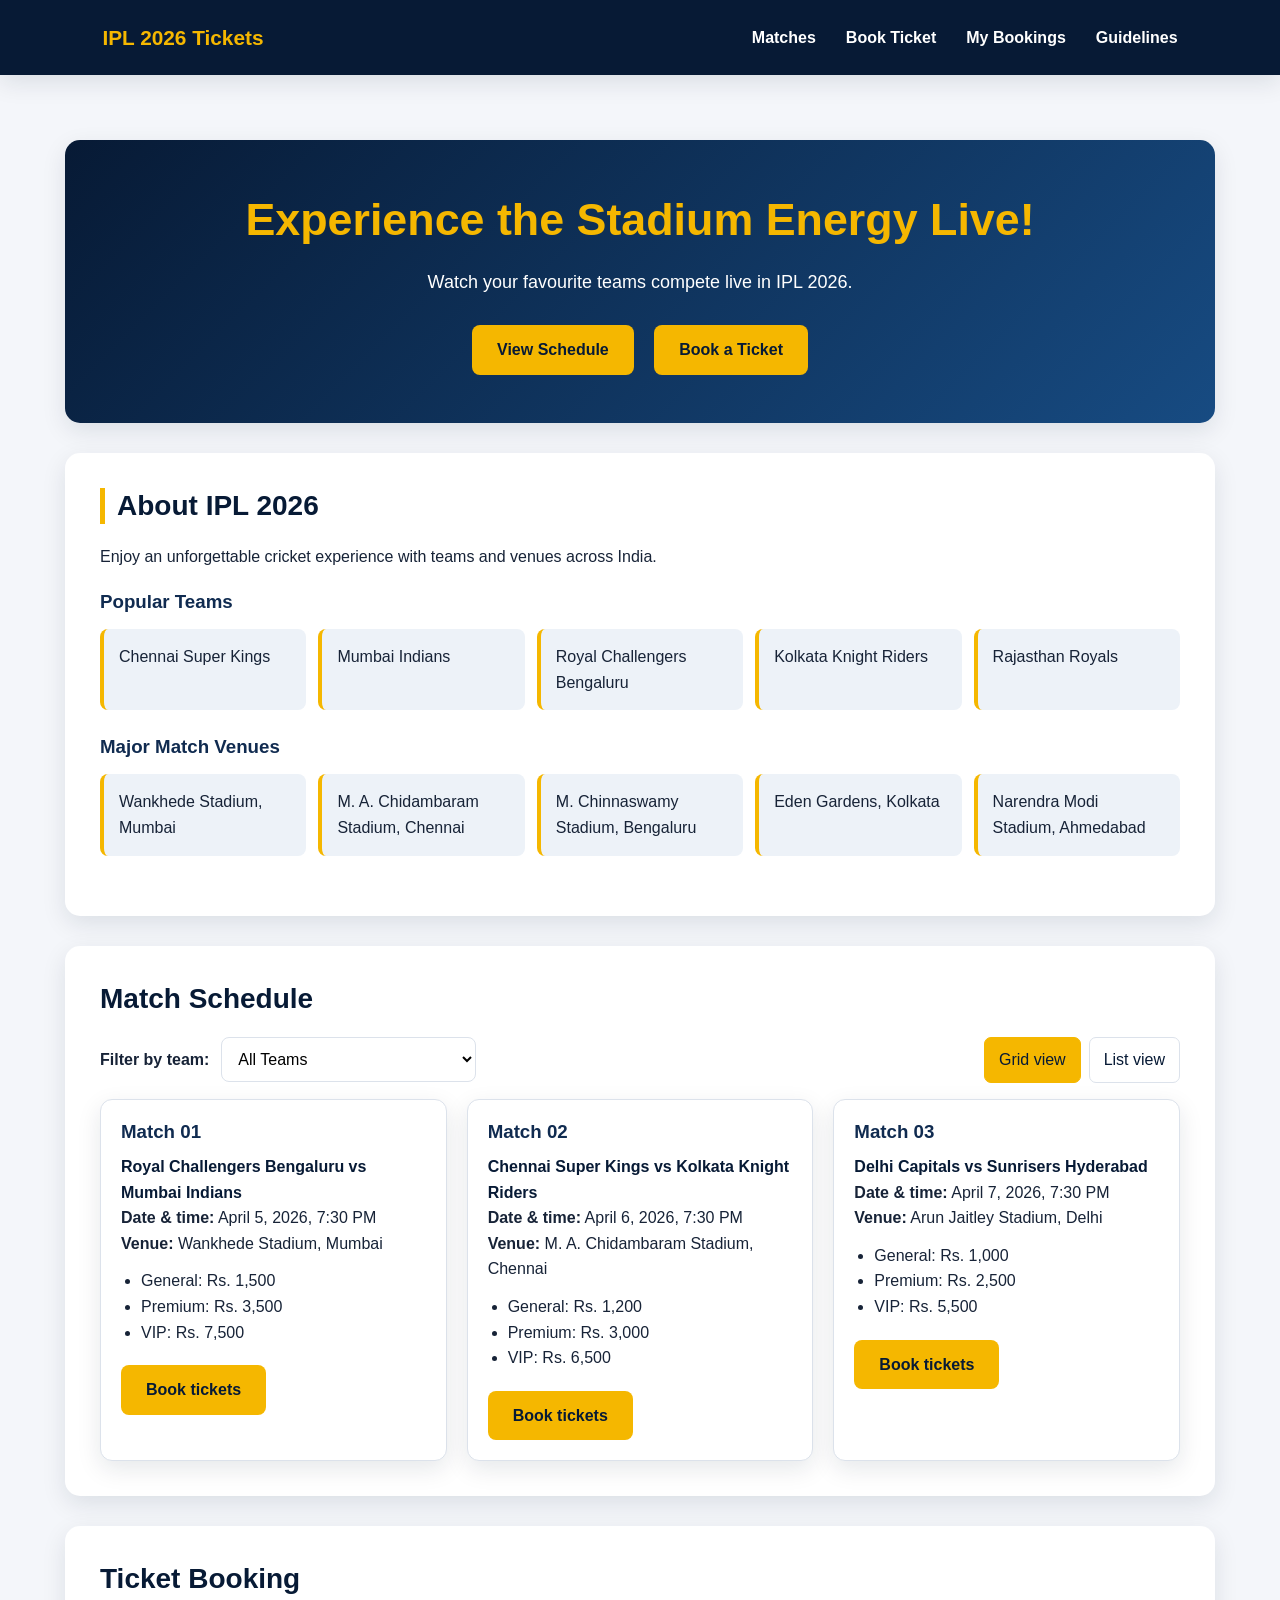
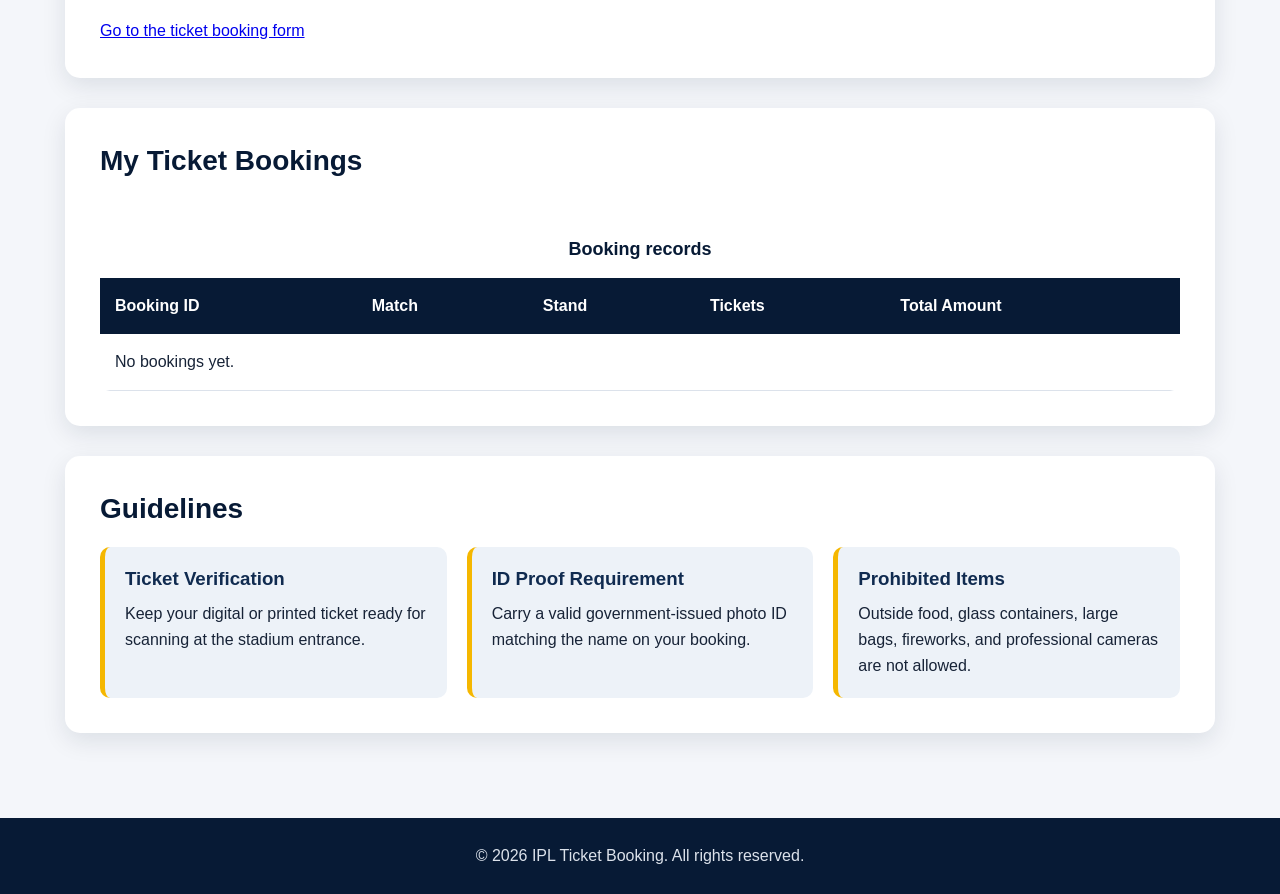
<file: ipl-booking/index.html>
<!DOCTYPE html>
<html lang="en">
<head>
    <meta charset="UTF-8">
    <meta name="viewport" content="width=device-width, initial-scale=1.0">
    <meta name="description" content="IPL 2026 match schedules and ticket booking">
    <title>IPL 2026 Ticket Booking</title>
    <link rel="stylesheet" href="style.css">
    <script src="app.js" defer></script>
</head>
<body>
    <header id="home" class="site-header">
        <a class="logo" href="#home">IPL 2026 Tickets</a>

        <button
            class="menu-toggle"
            id="menu-toggle"
            type="button"
            aria-label="Open navigation menu"
            aria-expanded="false"
            aria-controls="main-nav"
        >
            ☰
        </button>

        <nav id="main-nav" aria-label="Main navigation">
            <ul>
                <li><a href="#matches">Matches</a></li>
                <li><a href="booking.html#booking-form">Book Ticket</a></li>
                <li><a href="#my-bookings">My Bookings</a></li>
                <li><a href="#guidelines">Guidelines</a></li>
            </ul>
        </nav>
    </header>

    <main>
        <section class="hero" aria-labelledby="hero-heading">
            <h1 id="hero-heading">Experience the Stadium Energy Live!</h1>
            <p>Watch your favourite teams compete live in IPL 2026.</p>
            <a class="button" href="#matches">View Schedule</a>
            <a class="button" href="booking.html#booking-form">Book a Ticket</a>
        </section>

        <section class="about" aria-labelledby="about-heading">
            <h2 id="about-heading">About IPL 2026</h2>
            <p>Enjoy an unforgettable cricket experience with teams and venues across India.</p>

            <h3>Popular Teams</h3>
            <ul>
                <li>Chennai Super Kings</li>
                <li>Mumbai Indians</li>
                <li>Royal Challengers Bengaluru</li>
                <li>Kolkata Knight Riders</li>
                <li>Rajasthan Royals</li>
            </ul>

            <h3>Major Match Venues</h3>
            <ul>
                <li>Wankhede Stadium, Mumbai</li>
                <li>M. A. Chidambaram Stadium, Chennai</li>
                <li>M. Chinnaswamy Stadium, Bengaluru</li>
                <li>Eden Gardens, Kolkata</li>
                <li>Narendra Modi Stadium, Ahmedabad</li>
            </ul>
        </section>

        <section id="matches" class="matches-section" aria-labelledby="schedule-heading">
            <h2 id="schedule-heading">Match Schedule</h2>

            <div class="schedule-controls">
                <label for="team-filter">Filter by team:</label>
                <select id="team-filter" name="team-filter">
                    <option value="all">All Teams</option>
                    <option value="csk">Chennai Super Kings</option>
                    <option value="mi">Mumbai Indians</option>
                    <option value="rcb">Royal Challengers Bengaluru</option>
                    <option value="kkr">Kolkata Knight Riders</option>
                    <option value="dc">Delhi Capitals</option>
                    <option value="srh">Sunrisers Hyderabad</option>
                </select>

                <div class="view-toggle" role="group" aria-label="Match display style">
                    <button class="view-button is-active" type="button" data-view="grid" aria-pressed="true">
                        Grid view
                    </button>
                    <button class="view-button" type="button" data-view="list" aria-pressed="false">
                        List view
                    </button>
                </div>
            </div>

            <div class="match-grid" id="match-list">
                <article class="match-card" data-teams="rcb mi">
                    <h3>Match 01</h3>
                    <p class="match-teams">Royal Challengers Bengaluru vs Mumbai Indians</p>
                    <p><strong>Date &amp; time:</strong> April 5, 2026, 7:30 PM</p>
                    <p><strong>Venue:</strong> Wankhede Stadium, Mumbai</p>
                    <ul class="ticket-prices">
                        <li>General: Rs. 1,500</li>
                        <li>Premium: Rs. 3,500</li>
                        <li>VIP: Rs. 7,500</li>
                    </ul>
                    <a class="button" href="booking.html#booking-form" data-match="match-01">Book tickets</a>
                </article>

                <article class="match-card" data-teams="csk kkr">
                    <h3>Match 02</h3>
                    <p class="match-teams">Chennai Super Kings vs Kolkata Knight Riders</p>
                    <p><strong>Date &amp; time:</strong> April 6, 2026, 7:30 PM</p>
                    <p><strong>Venue:</strong> M. A. Chidambaram Stadium, Chennai</p>
                    <ul class="ticket-prices">
                        <li>General: Rs. 1,200</li>
                        <li>Premium: Rs. 3,000</li>
                        <li>VIP: Rs. 6,500</li>
                    </ul>
                    <a class="button" href="booking.html#booking-form" data-match="match-02">Book tickets</a>
                </article>

                <article class="match-card" data-teams="dc srh">
                    <h3>Match 03</h3>
                    <p class="match-teams">Delhi Capitals vs Sunrisers Hyderabad</p>
                    <p><strong>Date &amp; time:</strong> April 7, 2026, 7:30 PM</p>
                    <p><strong>Venue:</strong> Arun Jaitley Stadium, Delhi</p>
                    <ul class="ticket-prices">
                        <li>General: Rs. 1,000</li>
                        <li>Premium: Rs. 2,500</li>
                        <li>VIP: Rs. 5,500</li>
                    </ul>
                    <a class="button" href="booking.html#booking-form" data-match="match-03">Book tickets</a>
                </article>
            </div>
        </section>

        <section id="book-ticket" aria-labelledby="booking-heading">
            <h2 id="booking-heading">Ticket Booking</h2>
            <p><a href="booking.html#booking-form">Go to the ticket booking form</a></p>
        </section>

        <section id="my-bookings" aria-labelledby="bookings-heading">
            <h2 id="bookings-heading">My Ticket Bookings</h2>
            <div class="table-wrapper">
                <table>
                    <caption>Booking records</caption>
                    <thead>
                        <tr>
                            <th scope="col">Booking ID</th>
                            <th scope="col">Match</th>
                            <th scope="col">Stand</th>
                            <th scope="col">Tickets</th>
                            <th scope="col">Total Amount</th>
                        </tr>
                    </thead>
                    <tbody>
                        <tr>
                            <td colspan="5">No bookings yet.</td>
                        </tr>
                    </tbody>
                </table>
            </div>
        </section>

        <section id="guidelines" class="guidelines" aria-labelledby="guidelines-heading">
            <h2 id="guidelines-heading">Guidelines</h2>

            <div class="guidelines-grid">
                <article>
                    <h3>Ticket Verification</h3>
                    <p>Keep your digital or printed ticket ready for scanning at the stadium entrance.</p>
                </article>

                <article>
                    <h3>ID Proof Requirement</h3>
                    <p>Carry a valid government-issued photo ID matching the name on your booking.</p>
                </article>

                <article>
                    <h3>Prohibited Items</h3>
                    <p>Outside food, glass containers, large bags, fireworks, and professional cameras are not allowed.</p>
                </article>
            </div>
        </section>
    </main>

    <div id="toast-container" class="toast-container" aria-live="polite" aria-atomic="true"></div>

    <footer class="site-footer">
        <p>&copy; 2026 IPL Ticket Booking. All rights reserved.</p>
    </footer>
</body>
</html>
</file>
<file: ipl-booking/style.css>
/* IPL TICKET BOOKING WEBSITE
   Theme: Navy Blue + Gold
*/

:root {
    --primary: #071a35;
    --secondary: #102b50;
    --accent: #f5b700;
    --background: #f4f6fa;
    --text: #172337;
    --white: #ffffff;
    --border: #dce2eb;
    --shadow: 0 8px 25px rgba(7, 26, 53, 0.10);
}

* {
    margin: 0;
    padding: 0;
    box-sizing: border-box;
}

html {
    scroll-behavior: smooth;
    scroll-padding-top: 110px;
}

body {
    min-height: 100vh;
    padding-top: 115px;
    background: var(--background);
    color: var(--text);
    font-family: Arial, sans-serif;
    line-height: 1.6;
}

h1,
h2,
h3 {
    line-height: 1.3;
}

h2 {
    margin-bottom: 20px;
    color: var(--primary);
    font-size: 28px;
}

h3 {
    margin: 20px 0 10px;
    color: var(--secondary);
}

a {
    transition: color 0.2s ease, background-color 0.2s ease, transform 0.2s ease;
}

/* Header and navigation */
.site-header {
    position: fixed;
    z-index: 1000;
    top: 0;
    left: 0;
    display: flex;
    width: 100%;
    min-height: 75px;
    align-items: center;
    justify-content: space-between;
    gap: 24px;
    padding: 15px 8%;
    background: var(--primary);
    box-shadow: var(--shadow);
}

.logo {
    color: var(--accent);
    font-size: 1.3rem;
    font-weight: bold;
    text-decoration: none;
}

.site-header nav {
    background: transparent;
}

.site-header nav ul {
    display: flex;
    align-items: center;
    gap: 30px;
    padding: 0;
    list-style: none;
}

.site-header nav a {
    color: var(--white);
    font-weight: bold;
    text-decoration: none;
}

.site-header nav a:hover,
.site-header nav a:focus {
    color: var(--accent);
}

.menu-toggle {
    display: none;
    padding: 5px 10px;
    color: var(--white);
    background: transparent;
    border: 1px solid var(--accent);
    border-radius: 6px;
    font-size: 1.5rem;
    cursor: pointer;
}

/* Main content and sections */
main {
    width: min(1200px, 100%);
    margin: 0 auto;
    padding: 25px;
}

main > section {
    margin-bottom: 30px;
    padding: 35px;
    background: var(--white);
    border-radius: 15px;
    box-shadow: var(--shadow);
}

.hero {
    overflow: hidden;
    padding: 40px 25px;
    background: linear-gradient(135deg, var(--primary), #174b82);
    color: var(--white);
    text-align: center;
}

.hero h1 {
    margin: 10px 0 20px;
    color: var(--accent);
    font-size: clamp(2rem, 5vw, 2.8rem);
}

.hero p {
    margin-bottom: 20px;
    font-size: 18px;
}

.hero a,
.button {
    display: inline-block;
    margin: 8px;
    padding: 12px 25px;
    color: var(--primary);
    background: var(--accent);
    border: 0;
    border-radius: 8px;
    font-weight: bold;
    text-decoration: none;
    cursor: pointer;
}

.hero a:hover,
.button:hover {
    background: #ffd54f;
    transform: translateY(-2px);
}

#about-heading {
    padding-left: 12px;
    border-left: 5px solid var(--accent);
}

.about ul {
    display: grid;
    grid-template-columns: repeat(auto-fit, minmax(200px, 1fr));
    gap: 12px;
    margin: 15px 0 25px;
    list-style: none;
}

.about li {
    padding: 15px;
    background: #edf2f8;
    border-left: 4px solid var(--accent);
    border-radius: 8px;
}

/* Schedule controls and match cards */
.schedule-controls {
    display: flex;
    align-items: center;
    flex-wrap: wrap;
    gap: 12px;
    margin: 16px 0;
}

.schedule-controls label {
    display: inline;
    margin: 0;
}

.schedule-controls select {
    width: auto;
    min-width: 200px;
    margin: 0;
}

.view-toggle {
    display: flex;
    flex-wrap: wrap;
    gap: 8px;
    margin-left: auto;
}

.view-button {
    padding: 9px 14px;
    color: var(--primary);
    background: var(--white);
    border: 1px solid var(--border);
    border-radius: 7px;
    font: inherit;
    cursor: pointer;
}

.view-button:hover,
.view-button.is-active {
    background: var(--accent);
    border-color: var(--accent);
}

.match-grid {
    display: grid;
    grid-template-columns: repeat(3, minmax(0, 1fr));
    gap: 20px;
}

.match-card {
    padding: 20px;
    background: var(--white);
    border: 1px solid var(--border);
    border-radius: 12px;
    box-shadow: var(--shadow);
}

.match-card h3 {
    margin-top: 0;
}

.match-teams {
    color: var(--primary);
    font-weight: bold;
}

.ticket-prices {
    margin: 12px 0;
    padding-left: 20px;
}

.match-card .button {
    margin: 8px 0 0;
}

.match-card[hidden] {
    display: none;
}

/* List view is activated by JavaScript. */
.match-grid.list-view {
    grid-template-columns: 1fr;
}

.match-grid.list-view .match-card {
    display: grid;
    grid-template-columns: repeat(2, minmax(0, 1fr));
    align-items: start;
    gap: 0 20px;
}

.match-grid.list-view .match-card h3,
.match-grid.list-view .match-card .button {
    grid-column: 1 / -1;
}

/* Forms and shared controls */
label {
    display: block;
    margin-bottom: 8px;
    font-weight: bold;
}

select,
input {
    width: 100%;
    margin-bottom: 15px;
    padding: 12px;
    background: var(--white);
    border: 1px solid var(--border);
    border-radius: 8px;
    font: inherit;
}

select:focus,
input:focus {
    outline: none;
    border-color: var(--accent);
    box-shadow: 0 0 5px rgba(245, 183, 0, 0.3);
}

/* Tables */
.table-wrapper {
    overflow-x: auto;
}

table {
    width: 100%;
    margin-top: 20px;
    overflow: hidden;
    background: var(--white);
    border-collapse: collapse;
    border-radius: 10px;
}

caption {
    padding: 15px;
    color: var(--primary);
    font-size: 18px;
    font-weight: bold;
}

th {
    padding: 15px;
    color: var(--white);
    background: var(--primary);
    text-align: left;
}

td {
    padding: 15px;
    border-bottom: 1px solid var(--border);
}

tbody tr:nth-child(even) {
    background: #f0f4f9;
}

tbody tr:hover {
    background: #fff5d6;
}

/* Guidelines */
.guidelines-grid {
    display: grid;
    grid-template-columns: repeat(3, minmax(0, 1fr));
    gap: 20px;
}

.guidelines-grid article {
    margin: 0;
    padding: 20px;
    background: #edf2f8;
    border-left: 5px solid var(--accent);
    border-radius: 10px;
}

.guidelines-grid article h3 {
    margin-top: 0;
}

/* Booking summary */
aside {
    margin-top: 30px;
    padding: 25px;
    color: var(--white);
    background: var(--primary);
    border-radius: 12px;
}

aside h3 {
    color: var(--accent);
}

aside dl {
    display: grid;
    grid-template-columns: 1fr 1fr;
    gap: 12px;
}

aside dt {
    font-weight: bold;
}

aside dd {
    text-align: right;
}

/* Toast notifications */
.toast-container {
    position: fixed;
    z-index: 2000;
    right: 20px;
    bottom: 20px;
    display: grid;
    gap: 10px;
}

.toast {
    max-width: min(360px, calc(100vw - 40px));
    padding: 12px 18px;
    color: var(--white);
    background: var(--primary);
    border-left: 5px solid var(--accent);
    border-radius: 8px;
    box-shadow: var(--shadow);
}

/* Footer */
.site-footer {
    margin-top: 30px;
    padding: 25px;
    color: var(--white);
    background: var(--primary);
    text-align: center;
}

.site-footer p {
    color: #dce2eb;
}

/* Tablet: single-column cards and guidelines */
@media (max-width: 900px) {
    .match-grid,
    .guidelines-grid {
        grid-template-columns: 1fr;
    }

    .site-header {
        padding-right: 5%;
        padding-left: 5%;
    }
}

/* Mobile navigation and layout */
@media (max-width: 600px) {
    html {
        scroll-padding-top: 85px;
    }

    body {
        padding-top: 75px;
    }

    .site-header {
        min-height: 70px;
        flex-wrap: wrap;
        padding: 12px 5%;
    }

    .menu-toggle {
        display: block;
    }

    .site-header nav {
        display: none;
        flex-basis: 100%;
    }

    .site-header nav.open {
        display: block;
    }

    .site-header nav ul {
        align-items: stretch;
        flex-direction: column;
        gap: 12px;
        padding: 10px 0;
    }

    .site-header nav a {
        display: block;
        padding: 6px 0;
    }

    main {
        padding: 15px;
    }

    main > section {
        padding: 20px;
    }

    .schedule-controls {
        align-items: stretch;
        flex-direction: column;
    }

    .schedule-controls select {
        width: 100%;
    }

    .view-toggle {
        margin-left: 0;
    }

    .match-grid,
    .match-grid.list-view,
    .guidelines-grid {
        grid-template-columns: 1fr;
    }

    .match-grid.list-view .match-card {
        display: block;
    }

    .table-wrapper table {
        min-width: 650px;
    }

    aside dl {
        grid-template-columns: 1fr;
    }

    aside dd {
        text-align: left;
    }
}
</file>
